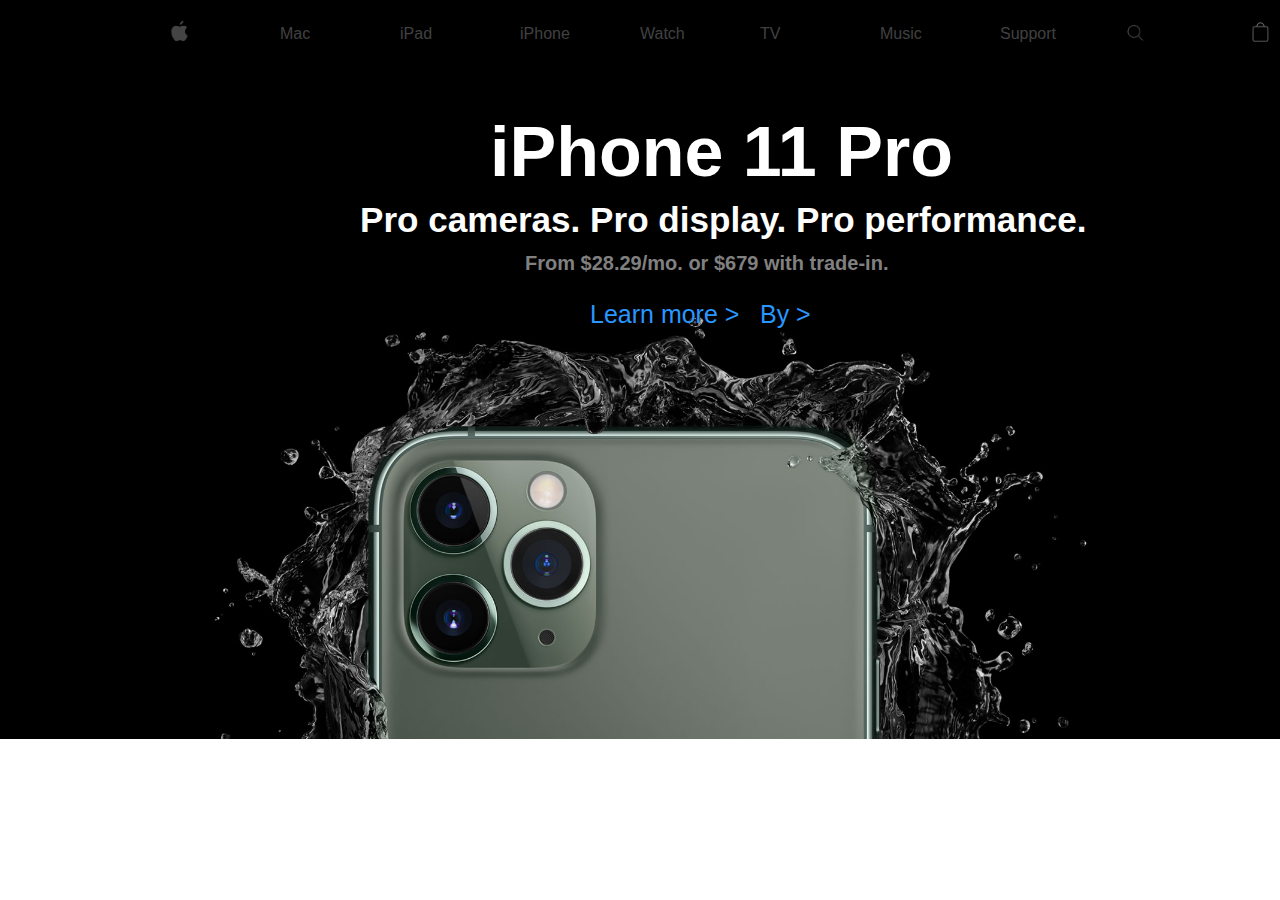
<file: index.html>
<!DOCTYPE html>
<html>
  <head>
    <meta charset="UTF-8">
    <title> Apple </title>
  <link rel="stylesheet" href="style.css" type="text/css">
  </head>
  <body>
    
    <!-- background image -->
    <a href="https://www.apple.com/iphone-11-pro/"><img src=images/background.jpg class="background-size"></img></a> 

    
    <!-- titles and subtitles -->
    <div class="text-title">
      <h1> iPhone 11 Pro </h1>
    </div>
    
    <div class="text-subtitle">
      <h3> Pro cameras. Pro display. Pro performance. </h3>
    </div>
    
     <div class="text-cost">
      <h4> From $28.29/mo. or $679 with trade-in.</h3>
    </div>
    
    <a href="https://www.apple.com/iphone-11-pro/" class="text-info-learnmore"> Learn more ></a>
    
    <a href="https://www.apple.com/shop/buy-iphone/iphone-11-pro" class="text-info-by"> By ></a>


    <!-- header code -->
    <div class="background-header"> 
    
      <a href="https://www.apple.com/mac/" class="heading-mac" > Mac</a>
      
      <a href="https://www.apple.com/ipad/" class="heading-ipad"> iPad</a>
      
      <a href="https://www.apple.com/iphone/" class="heading-iphone"> iPhone</a>
      
      <a href="https://www.apple.com/watch/" class="heading-watch"> Watch</a>
      
      <a href="https://www.apple.com/tv/" class="heading-tv"> TV</a>
      
      <a href="https://www.apple.com/music/" class="heading-music"> Music</a>
      
      <a href="https://support.apple.com/" class="heading-support"> Support</a>
      
      <img src=images/apple-logo.png class="heading-apple-logo"></img>
      
      <img src=images/search-icon.png class="heading-search-icon"></img>
      
      <img src=images/bag-icon.png class="heading-bag-icon"></img>
      
      </div>
      
  </body>
</html>
</file>
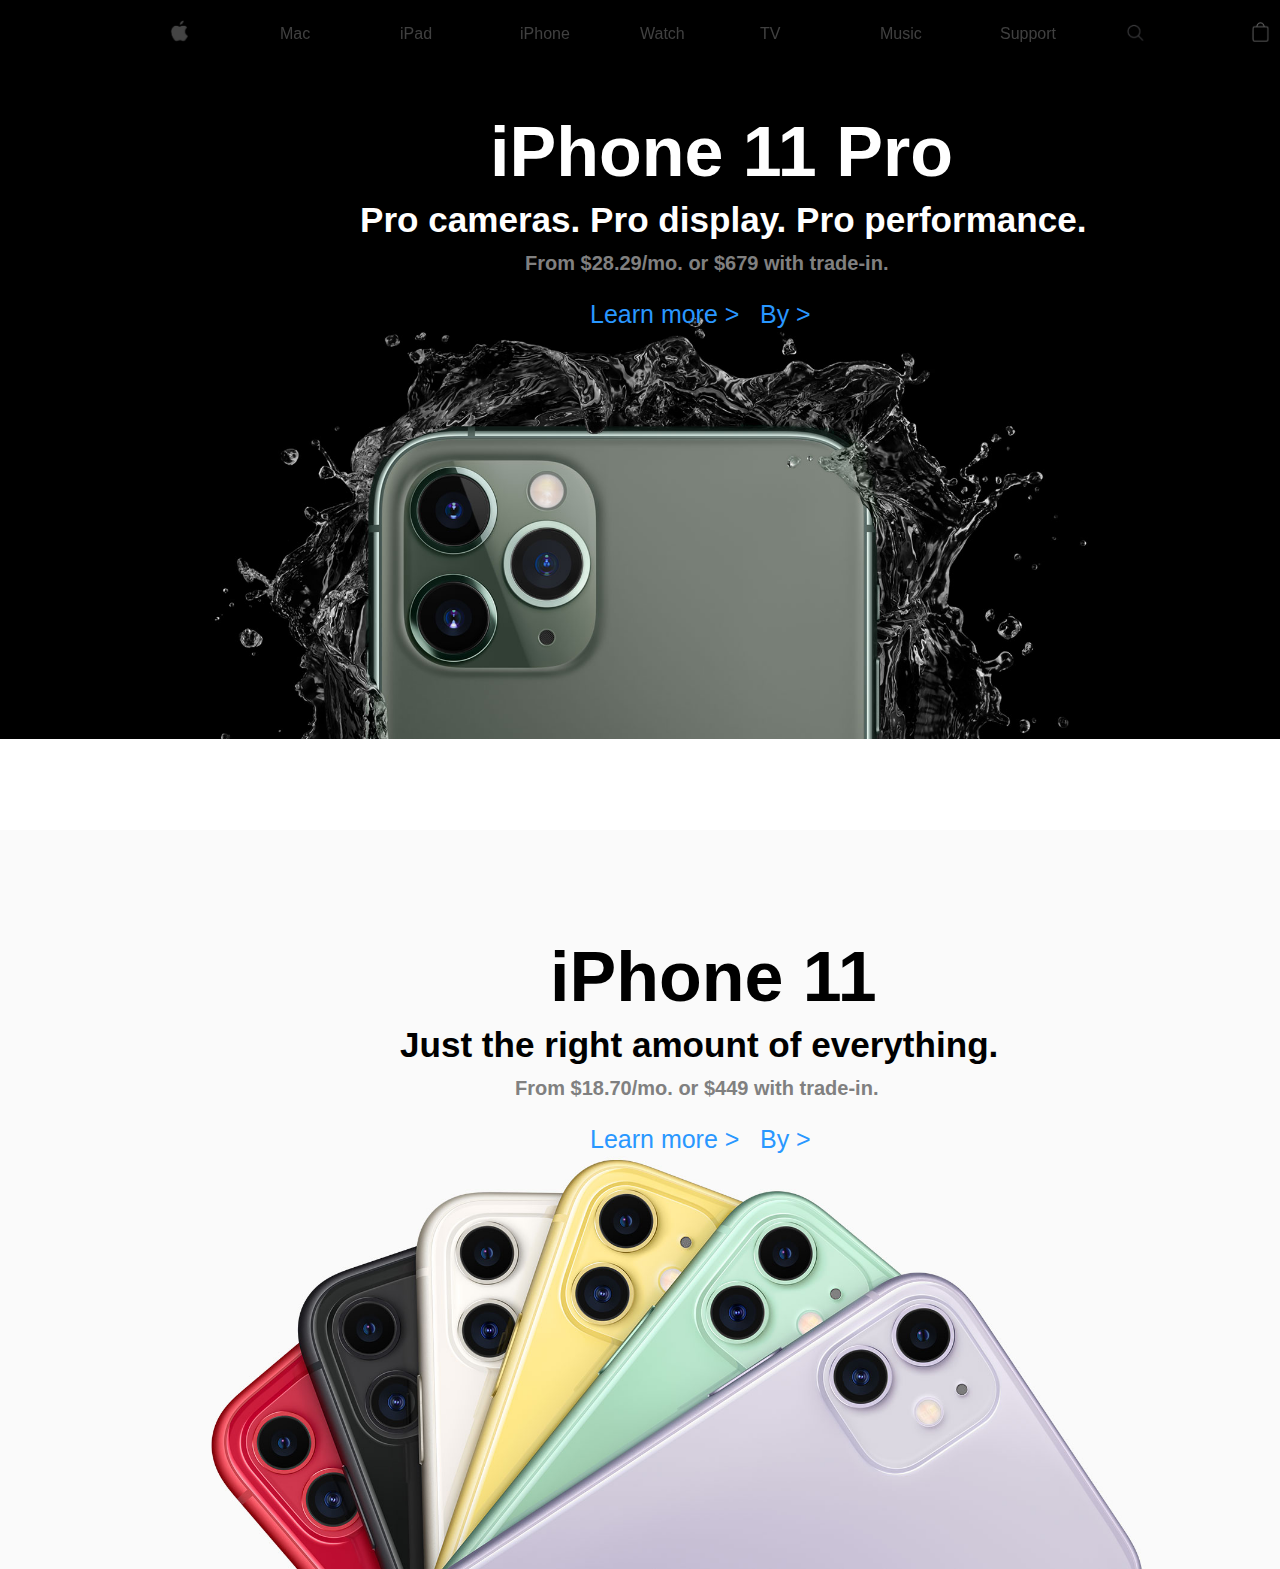
<file: remix.html>
<!DOCTYPE html>
<html>
  <head>
    <meta charset="UTF-8">
    <title> Apple </title>
  <link rel="stylesheet" href="style.css" type="text/css">
  </head>
  <body>
    
    <!-- background image -->
    <a href="https://www.apple.com/iphone-11-pro/"><img src=images/background.jpg class="background-size"></img></a> 
    
    <!-- remix background image -->
    <a href="https://www.apple.com/iphone-11/"><img src=images/background-remix.jpg class="background-remix-size"></img></a>
    
    
    <!-- titles and subtitles -->
    <div class="text-title">
      <h1> iPhone 11 Pro </h1>
    </div>
    
    <div class="text-subtitle">
      <h3> Pro cameras. Pro display. Pro performance. </h3>
    </div>
    
     <div class="text-cost">
      <h4> From $28.29/mo. or $679 with trade-in.</h3>
    </div>
    
    <a href="https://www.apple.com/iphone-11-pro/" class="text-info-learnmore"> Learn more ></a>
    
    <a href="https://www.apple.com/shop/buy-iphone/iphone-11-pro" class="text-info-by"> By ></a>
    
    
    <!-- titles and subtitles (remix) -->
    
    <div class="text-title-remix">
      <h1> iPhone 11 </h1>
    </div>
    
    <div class="text-subtitle-remix">
      <h3> Just the right amount of everything. </h3>
    </div>
    
     <div class="text-cost-remix">
      <h4> From $18.70/mo. or $449 with trade-in.</h4>
    </div>
    
    <a href="https://www.apple.com/iphone-11/" class="text-info-learnmore-remix"> Learn more ></a>
    
    <a href="https://www.apple.com/shop/buy-iphone/iphone-11" class="text-info-by-remix"> By ></a>

    
    <!-- header code -->
    <div class="background-header"> 
    
      <a href="https://www.apple.com/mac/" class="heading-mac" > Mac</a>
      
      <a href="https://www.apple.com/ipad/" class="heading-ipad"> iPad</a>
      
      <a href="https://www.apple.com/iphone/" class="heading-iphone"> iPhone</a>
      
      <a href="https://www.apple.com/watch/" class="heading-watch"> Watch</a>
      
      <a href="https://www.apple.com/tv/" class="heading-tv"> TV</a>
      
      <a href="https://www.apple.com/music/" class="heading-music"> Music</a>
      
      <a href="https://support.apple.com/" class="heading-support"> Support</a>
      
      <img src=images/apple-logo.png class="heading-apple-logo"></img>
      
      <img src=images/search-icon.png class="heading-search-icon"></img>
      
      <img src=images/bag-icon.png class="heading-bag-icon"></img>
      
      </div>
      
  </body>
</html>
</file>
<file: style.css>
/* titles and subtitles */
.text-title {
    position: absolute;
    color: white;
    font-size: 35px;
    top: 65px;
    left: 490px;
    font-family: Helvetica;
}

.text-subtitle {
    position: absolute;
    color: white;
    font-size: 30px;
    top: 165px;
    left: 360px;
    font-family: Helvetica;
}

.text-cost {
    position: absolute;
    color: gray;
    font-size: 20px;
    top: 225px;
    left: 525px;
    font-family: Helvetica;
}

.text-info-learnmore {
    position: absolute;
    color: #2997ff;
    font-size: 25px;
    top: 300px;
    left: 590px;
    font-family: Helvetica;
    text-decoration: none;
}

.text-info-learnmore:hover {
    text-decoration: underline;
}

.text-info-by {
    position: absolute;
    color: #2997ff;
    font-size: 25px;
    top: 300px;
    left: 760px;
    font-family: Helvetica;
    text-decoration: none;
}

.text-info-by:hover {
    text-decoration: underline;
}

/* headers */
.background-header {
    padding: 30px 1000px;
    position: fixed;
    top: 0px;
    left: 0px;
    background-color: black;
    opacity: 0.5;
}

.heading-mac {
    position:fixed;
    color: gray;
    top: 25px;
    left: 280px;
    font-family: Helvetica;
    text-decoration: none;
}

.heading-mac:hover {
    color: white;
}

.heading-ipad {
    position: fixed;
    color: gray;
    top: 25px;
    left: 400px;
    font-family: Helvetica;
    text-decoration: none;
}

.heading-ipad:hover {
    color: white;
}

.heading-iphone {
    position: fixed;
    color: gray;
    top: 25px;
    left: 520px;
    font-family: Helvetica;
    text-decoration: none;
}

.heading-iphone:hover {
    color: white;
}

.heading-watch {
    position: fixed;
    color: gray;
    top: 25px;
    left: 640px;
    font-family: Helvetica;
    text-decoration: none;
}

.heading-watch:hover {
    color: white;
}

.heading-tv {
    position: fixed;
    color: gray;
    top: 25px;
    left: 760px;
    font-family: Helvetica;
    text-decoration: none;
}

.heading-tv:hover {
    color: white;
}

.heading-music {
    position:fixed;
    color: gray;
    top: 25px;
    left: 880px;
    font-family: Helvetica;
    text-decoration: none;
}

.heading-music:hover {
    color: white;
}

.heading-support {
    position: fixed;
    color: gray;
    top: 25px;
    left: 1000px;
    font-family: Helvetica;
    text-decoration: none;
}

.heading-support:hover {
    color: white;
}

.heading-apple-logo {
    position: fixed;
    top: 15px;
    left: 160px;
    width: 40px;
    color: gray;
}

.heading-search-icon {
    position: fixed;
    top: 20px;
    left: 1120px;
    width: 30px;
    color:gray;
}

.heading-bag-icon {
    position: fixed;
    top: 18px;
    left: 1240px;
    width: 40px;
    color: gray;
}
    
/* background image */
.background-size {
    position: absolute;
    width: 100%;
    top: 0px;
    left: 0px;
}

/* titles and subtitles (remix) */
.text-title-remix {
    position: absolute;
    color: black;
    font-size: 35px;
    top: 890px;
    left: 550px;
    font-family: Helvetica;
}

.text-subtitle-remix {
    position: absolute;
    color: black;
    font-size: 30px;
    top: 990px;
    left: 400px;
    font-family: Helvetica;
}

.text-cost-remix {
    position: absolute;
    color: gray;
    font-size: 20px;
    top: 1050px;
    left: 515px;
    font-family: Helvetica;
}

.text-info-learnmore-remix {
    position: absolute;
    color: #2997ff;
    font-size: 25px;
    top: 1125px;
    left: 590px;
    font-family: Helvetica;
    text-decoration: none;
}

.text-info-learnmore-remix:hover {
    text-decoration: underline;
}

.text-info-by-remix {
    position: absolute;
    color: #2997ff;
    font-size: 25px;
    top: 1125px;
    left: 760px;
    font-family: Helvetica;
    text-decoration: none;
}

.text-info-by-remix:hover {
    text-decoration: underline;
}

/* background image (remix) */
.background-remix-size {
    position: absolute;
    width: 100%;
    top: 830px;
    left: 0px;
}
</file>
